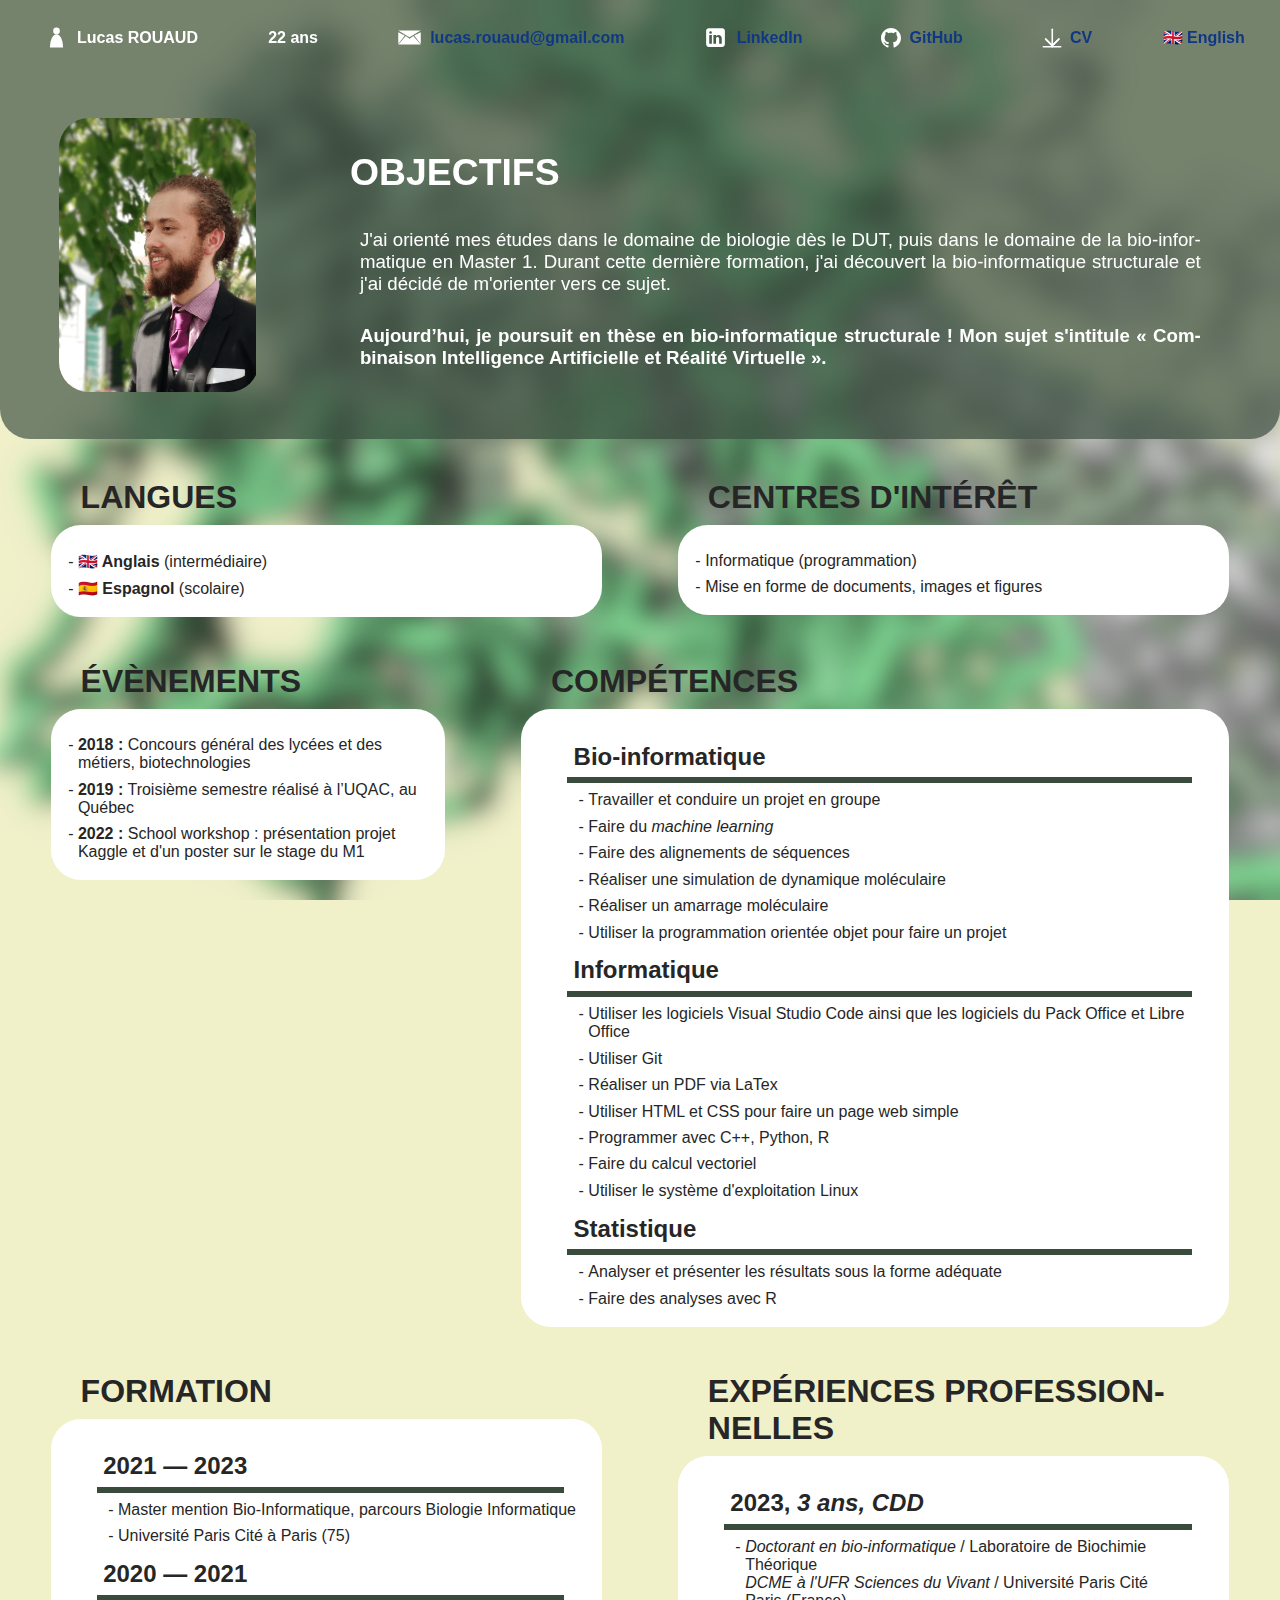
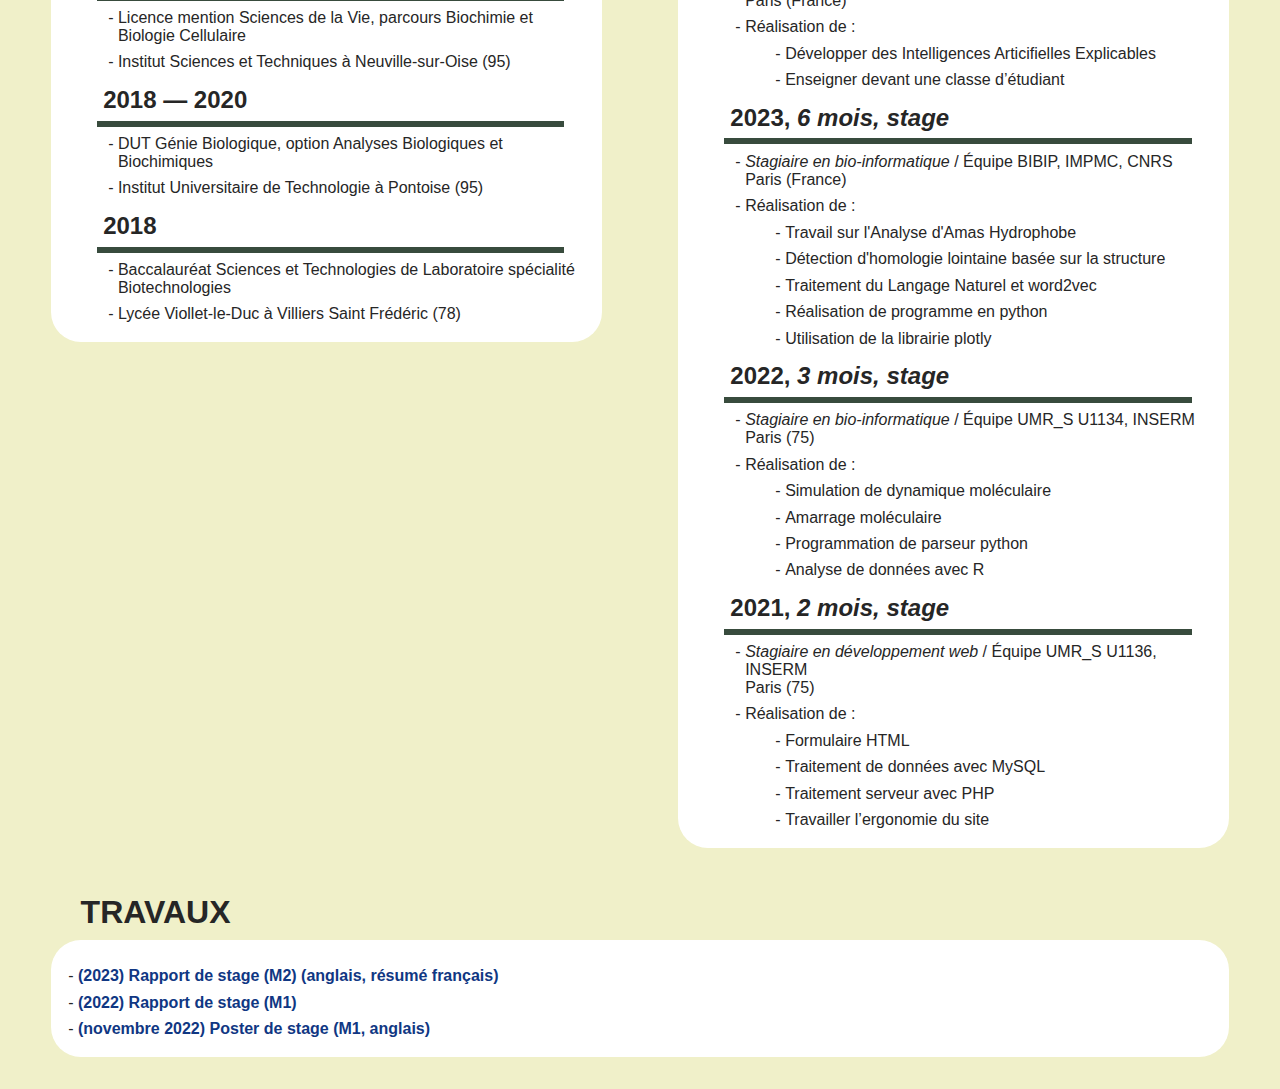
<file: docs/index.html>
<!DOCTYPE html>
<html lang="fr">

<head>
    <meta charset="UTF-8" />
    <meta name="viewport" content="width=device-width, initial-scale=1.0" />

    <link rel="icon" href="PICTURE/favicon.svg" />
    <link rel="stylesheet" href="CSS/style.css">

    <title>CV</title>
</head>

<body>
    <div class="short_present">
        <div class="flex_short_present">
            <p>
                <img src="PICTURE/profil.svg" width="25" height="25" />
                <strong>Lucas ROUAUD</strong>
            </p>
            <p><strong>22 ans</strong></p>
            <p>
                <img src="PICTURE/email.svg" width="25" height="25" />
                <a href="mailto:lucas.rouaud@gmail.com">
                    lucas.rouaud@gmail.com
                </a>
            </p>
            <p>
                <img src="PICTURE/linkedin.svg" width="25" height="25" />
                <a href="https://www.linkedin.com/in/lucas-rouaud" target="_blank">
                    LinkedIn
                </a>
            </p>
            <p>
                <img src="PICTURE/github.svg" width="20" height="20" />
                <a href="https://github.com/FilouPlains" target="_blank">
                    GitHub
                </a>
            </p>
            <p>
                <img src="PICTURE/download.svg" width="20" height="20" />
                <a href="CV/CV.pdf" target="_blank">
                    CV
                </a>
            </p>
            <p>
                <a href="main_en.html">
                    🇬🇧 English
                </a>
            </p>
        </div>

        <div class="intro_flexer">
            <div class="picture">
                <img src="PICTURE/photo_cv.png" id="cv_picture" />
            </div>

            <div class="objective">
                <h1 id="h1_objective">OBJECTIFS</h1>
                <p>
                    J'ai orienté mes études dans le domaine de biologie dès le 
                    DUT, puis dans le domaine de la bio-informatique en Master 
                    1. Durant cette dernière formation, j'ai découvert la 
                    bio-in&shy;for&shy;ma&shy;ti&shy;que structurale et j'ai décidé de m'orienter vers
                    ce sujet.
                </p>
                <p><strong>
                    Aujourd’hui, je poursuit en thèse en bio-informatique
                    structu&shy;ra&shy;le&nbsp;! Mon sujet s'intitule &laquo; 
                    Combinaison Intelligence Artificielle et Réalité Virtuelle &raquo;.
                </strong></p>
            </div>
        </div>
    </div>

    <div class="main">
        <div class="flexer">
            <div class="language">
                <label for="cb_language">
                    <h1>LANGUES</h1>
                </label>
                <input type="checkbox" id="cb_language" name="cb_language"
                    checked />
                <ul id="language" class="card">
                    <li>
                        <strong>🇬🇧 Anglais</strong> (intermédiaire)
                    </li>
                    <li>
                        <strong>🇪🇸 Espagnol</strong> (scolaire)
                    </li>
                </ul>
            </div>

            <div class="cent_interest">
                <label for="cb_cent_interest">
                    <h1>CENTRES D'INTÉRÊT</h1>
                </label>
                <input type="checkbox" id="cb_cent_interest"
                    name="cb_cent_interest" checked />
                <ul id="cent_interest" class="card">
                    <li>Informatique (programmation)</li>
                    <li>Mise en forme de documents, images et figures</li>
                </ul>
            </div>

            <div class="event">
                <label for="cb_event">
                    <h1>ÉVÈNEMENTS</h1>
                </label>
                <input type="checkbox" id="cb_event"
                    name="cb_event" checked />
                <ul id="event" class="card">
                    <li>
                        <strong>2018 :</strong> Concours général des lycées et
                        des métiers, biotechnologies
                    </li>
                    <li>
                        <strong>2019 :</strong> Troisième semestre réalisé à
                        l’UQAC, au Québec
                    </li>
                    <li>
                        <strong>2022 :</strong> School workshop : présentation projet 
                        Kaggle et d'un poster sur le stage du M1
                    </li>
                </ul>
            </div>

            <div class="skills">
                <label for="cb_skills">
                    <h1>COMPÉTENCES</h1>
                </label>
                <input type="checkbox" id="cb_skills" name="cb_skills"
                    checked />
                <ul id="skills" class="card">
                    <li class="list_ttl">
                        <h2>Bio-informatique</h2>
                    </li>
                    <ul>
                        <li>
                            Travailler et conduire un projet en groupe
                        </li>
                        <li>Faire du <em>machine learning</em></li>
                        <li>Faire des alignements de séquences</li>
                        <li>
                            Réaliser une simulation de dynamique moléculaire
                        </li>
                        <li>Réaliser un amarrage moléculaire</li>
                        <li>
                            Utiliser la programmation orientée objet
                            pour faire un projet
                        </li>
                    </ul>
                    <li class="list_ttl">
                        <h2>Informatique</h2>
                    </li>
                    <ul>
                        <li>
                            Utiliser les logiciels Visual Studio Code
                            ainsi que les logiciels du Pack Office et
                            Libre Office
                        </li>
                        <li>Utiliser Git</li>
                        <li>Réaliser un PDF via LaTex</li>
                        <li>
                            Utiliser HTML et CSS pour faire un page web
                            simple
                        </li>
                        <li>Programmer avec C++, Python, R</li>
                        <li>Faire du calcul vectoriel</li>
                        <li>Utiliser le système d'exploitation Linux</li>
                    </ul>
                    <li class="list_ttl">
                        <h2>Statistique</h2>
                    </li>
                    <ul>
                        <li>
                            Analyser et présenter les résultats sous la
                            forme adéquate
                        </li>
                        <li>Faire des analyses avec R</li>
                    </ul>
                </ul>
            </div>

            <div class="training">
                <label for="cb_training">
                    <h1>FORMATION</h1>
                </label>
                <input type="checkbox" id="cb_training" name="cb_training"
                    checked />
                <ul id="training" class="card">
                    <li class="list_ttl">
                        <h2>2021 &mdash; 2023</h2>
                    </li>
                    <ul>
                        <li>
                            Master mention Bio-Informatique, parcours
                            Biologie Informatique
                        </li>
                        <li>Université Paris Cité à Paris (75)</li>
                    </ul>
                    <li class="list_ttl">
                        <h2>2020 &mdash; 2021</h2>
                    </li>
                    <ul>
                        <li>
                            Licence mention Sciences de la Vie, parcours
                            Biochimie et Biologie Cellulaire
                        </li>
                        <li>
                            Institut Sciences et Techniques à
                            Neuville-sur-Oise (95)
                        </li>
                    </ul>
                    <li class="list_ttl">
                        <h2>2018 &mdash; 2020</h2>
                    </li>
                    <ul>
                        <li>
                            DUT Génie Biologique, option Analyses
                            Biologiques et Biochimiques
                        </li>
                        <li>
                            Institut Universitaire de Technologie à
                            Pontoise (95)
                        </li>
                    </ul>
                    <li class="list_ttl">
                        <h2>2018</h2>
                    </li>
                    <ul>
                        <li>
                            Baccalauréat Sciences et Technologies de
                            Laboratoire spécialité Biotechnologies
                        </li>
                        <li>
                            Lycée Viollet-le-Duc à Villiers Saint
                            Frédéric (78)
                        </li>
                    </ul>
                </ul>
            </div>

            <div class="prof_exp">
                <label for="cb_prof_exp">
                    <h1>EXPÉRIENCES PRO&shy;FES&shy;SION&shy;NEL&shy;LES</h1>
                </label>
                <input type="checkbox" id="cb_prof_exp" name="cb_prof_exp"
                    checked />
                <ul id="prof_exp" class="card">
                    <ul class="mid_flexer">
                        <li class="list_ttl">
                            <h2>2023, <em>3 ans, CDD</em></h2>
                        </li>
                        <ul>
                            <li>
                                <em>Doctorant en bio-informatique</em> /
                                Laboratoire de Biochimie Théorique<br />
                                <em>DCME à l'UFR Sciences du Vivant</em> /
                                Université Paris Cité<br />
                                Paris (France)
                            </li>
                            <li>Réalisation de :</li>
                            <ul>
                                <li>Développer des Intelligences Articifielles Explicables</li>
                                <li>Enseigner devant une classe d’étudiant</li>
                            </ul>
                        </ul>
                    </ul>
                    <ul class="mid_flexer">
                        <li class="list_ttl">
                            <h2>2023, <em>6 mois, stage</em></h2>
                        </li>
                        <ul>
                            <li>
                                <em>Stagiaire en bio-informatique</em> /
                                Équipe BIBIP, IMPMC, CNRS<br />Paris (France)
                            </li>
                            <li>Réalisation de :</li>
                            <ul>
                                <li>Travail sur l'Analyse d'Amas Hydrophobe</li>
                                <li>Détection d'homologie lointaine basée sur la structure</li>
                                <li>Traitement du Langage Naturel et word2vec</li>
                                <li>Réalisation de programme en python</li>
                                <li>Utilisation de la librairie plotly</li>
                            </ul>
                        </ul>
                    </ul>
                    <ul class="mid_flexer">
                        <li class="list_ttl">
                            <h2>2022, <em>3 mois, stage</em></h2>
                        </li>
                        <ul>
                            <li>
                                <em>Stagiaire en bio-informatique</em> /
                                Équipe UMR_S U1134, INSERM<br />Paris (75)
                            </li>
                            <li>Réalisation de :</li>
                            <ul>
                                <li>Simulation de dynamique moléculaire</li>
                                <li>Amarrage moléculaire</li>
                                <li>Programmation de parseur python</li>
                                <li>Analyse de données avec R</li>
                            </ul>
                        </ul>
                    </ul>
                    <ul class="mid_flexer">
                        <li class="list_ttl">
                            <h2>2021, <em>2 mois, stage</em></h2>
                        </li>
                        <ul>
                            <li>
                                <em>Stagiaire en développement web</em> /
                                Équipe UMR_S U1136, INSERM<br />Paris (75)
                            </li>
                            <li>Réalisation de :</li>
                            <ul>
                                <li>Formulaire HTML</li>
                                <li>Traitement de données avec MySQL</li>
                                <li>Traitement serveur avec PHP</li>
                                <li>Travailler l’ergonomie du site</li>
                            </ul>
                        </ul>
                    </ul>
                </ul>
            </div>

            <div class="works">
                <label for="cb_works">
                    <h1>TRAVAUX</h1>
                </label>
                <input type="checkbox" id="cb_works" name="cb_works" checked />
                <ul id="works" class="card">
                    <ul class="mid_flexer">
                        <li>
                            <a href="WORK/Report_M2.pdf" target="_blank">
                                (<strong>2023</strong>) Rapport de stage (M2) (anglais, résumé français)
                            </a>
                        </li>
                    </ul>
                    <ul class="mid_flexer">
                        <li>
                            <a href="WORK/Rapport.pdf" target="_blank">
                                (<strong>2022</strong>) Rapport de stage (M1)
                            </a>
                        </li>
                    </ul>
                    <ul class="mid_flexer">
                        <li>
                            <a href="WORK/Poster.pdf" target="_blank">
                                (<strong>novembre 2022</strong>) Poster de stage (M1, anglais)
                            </a>
                        </li>
                    </ul>
                </ul>
            </div>
        </div>
    </div>
</body>

</html>
</file>
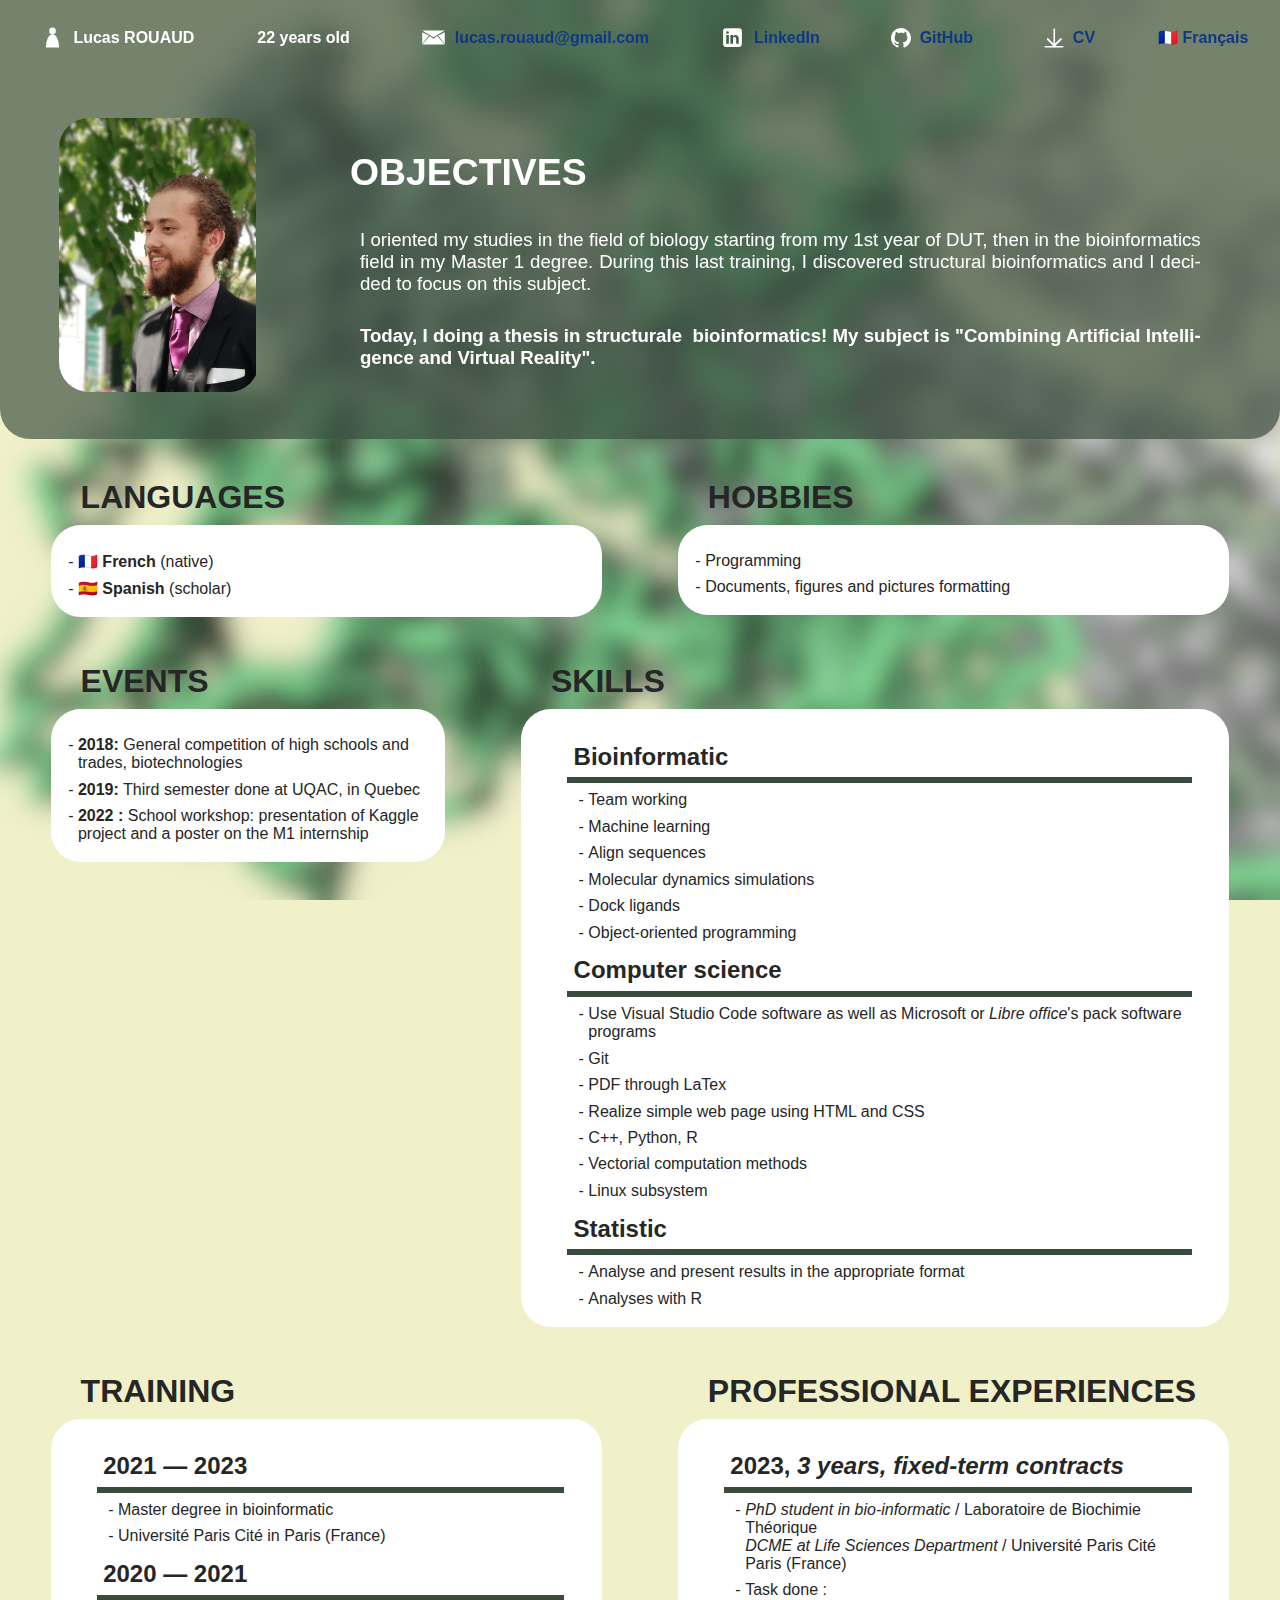
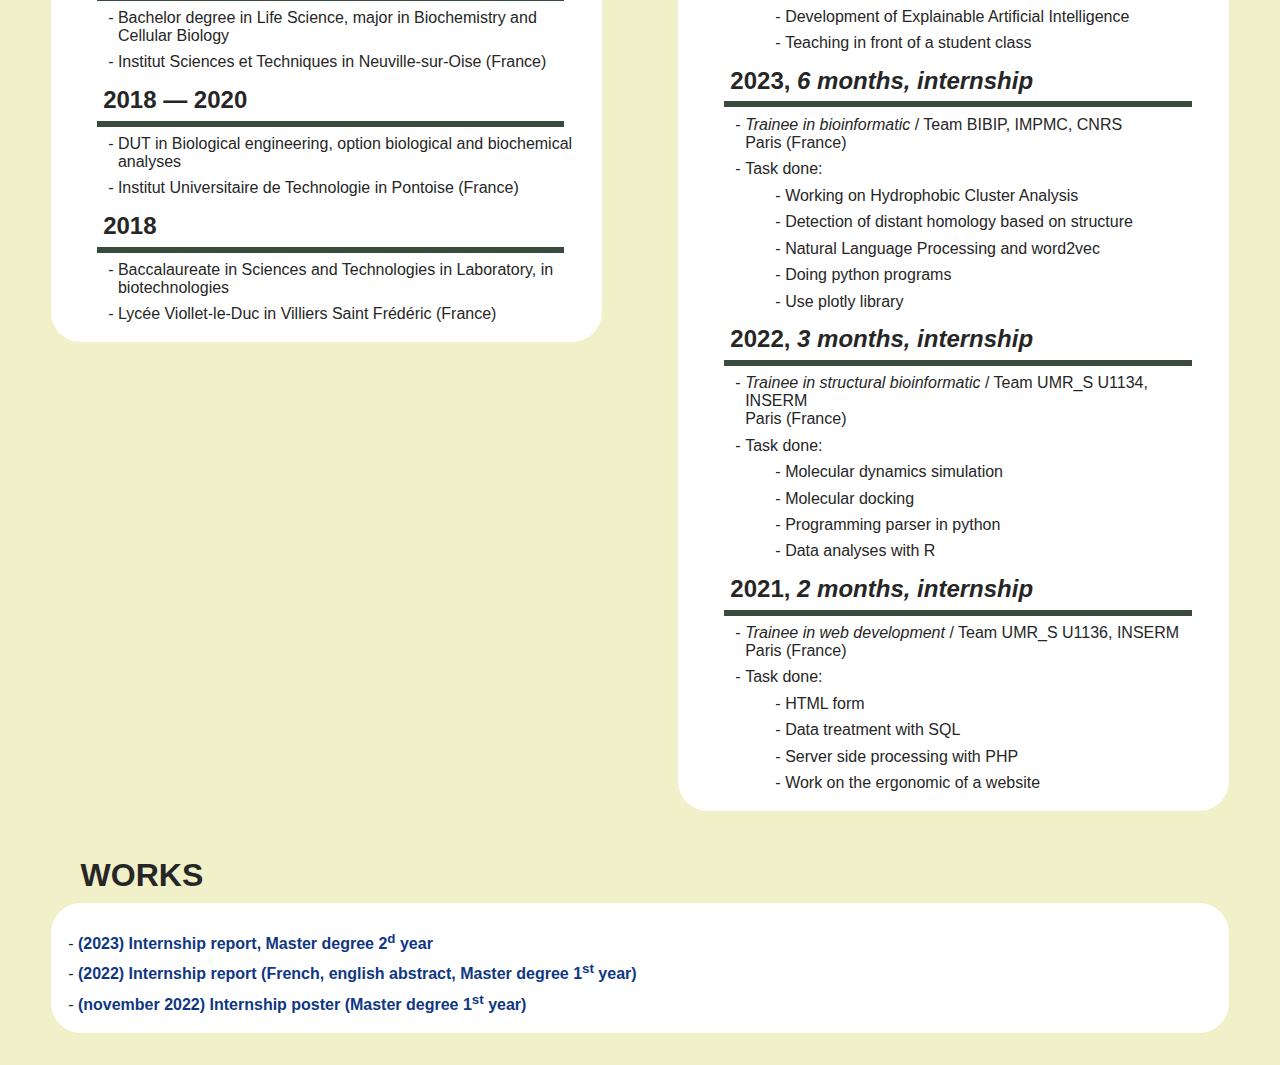
<file: docs/main_en.html>
<!DOCTYPE html>
<html lang="fr">

<head>
    <meta charset="UTF-8" />
    <meta name="viewport" content="width=device-width, initial-scale=1.0" />

    <link rel="icon" href="PICTURE/favicon.svg" />
    <link rel="stylesheet" href="CSS/style.css">

    <title>CV</title>
</head>

<body>
    <div class="short_present">
        <div class="flex_short_present">
            <p>
                <img src="PICTURE/profil.svg" width="25" height="25" />
                <strong>Lucas ROUAUD</strong>
            </p>
            <p><strong>22 years old</strong></p>
            <p>
                <img src="PICTURE/email.svg" width="25" height="25" />
                <a href="mailto:lucas.rouaud@gmail.com">
                    lucas.rouaud@gmail.com
                </a>
            </p>
            <p>
                <img src="PICTURE/linkedin.svg" width="25" height="25" />
                <a href="https://www.linkedin.com/in/lucas-rouaud">
                    LinkedIn
                </a>
            </p>
            <p>
                <img src="PICTURE/github.svg" width="20" height="20" />
                <a href="https://github.com/FilouPlains">
                    GitHub
                </a>
            </p>
            <p>
                <img src="PICTURE/download.svg" width="20" height="20" />
                <a href="CV/CV_EN.pdf">
                    CV
                </a>
            </p>
            <p>
                <a href="index.html">
                    🇫🇷 Français
                </a>
            </p>
        </div>

        <div class="intro_flexer">
            <div class="picture">
                <img src="PICTURE/photo_cv.png" id="cv_picture" />
            </div>

            <div class="objective">
                <h1 id="h1_objective">OBJECTIVES</h1>
                <p>
                    I oriented my studies in the field of biology starting from 
                    my 1st year of DUT, then in the bioinformatics field in my Master 
                    1 degree. During this last training, I discovered structural 
                    bioinformatics and I decided to focus on this subject.
                </p>
                <p><strong>
                    Today, I doing a thesis in structu&shy;ra&shy;le&nbsp; bioinformatics!
                    My subject is "Combining Artificial Intelligence and Virtual
                    Reality".
                </strong></p>
            </div>
        </div>
    </div>

    <div class="main">
        <div class="flexer">
            <div class="language">
                <label for="cb_language">
                    <h1>LANGUAGES</h1>
                </label>
                <input type="checkbox" id="cb_language" name="cb_language"
                    checked />
                <ul class="card" id="language">
                    <li>
                        <strong>🇫🇷 French</strong> (native)
                    </li>
                    <li>
                        <strong>🇪🇸 Spanish</strong> (scholar)
                    </li>
                </ul>
            </div>

            <div class="cent_interest">
                <label for="cb_cent_interest">
                    <h1>HOBBIES</h1>
                </label>
                <input type="checkbox" id="cb_cent_interest"
                    name="cb_cent_interest" checked />
                <ul class="card" id="cent_interest">
                    <li>Programming</li>
                    <li>Documents, figures and pictures formatting</li>
                </ul>
            </div>

            <div class="event">
                <label for="cb_event">
                    <h1>EVENTS</h1>
                </label>
                <input type="checkbox" id="cb_event"
                    name="cb_event" checked />
                <ul id="event" class="card">
                    <li>
                        <strong>2018:</strong> General competition of high
                        schools and trades, biotechnologies
                    </li>
                    <li>
                        <strong>2019:</strong> Third semester done at UQAC, in
                        Quebec
                    </li>
                    <li>
                        <strong>2022 :</strong> School workshop: presentation of 
                        Kaggle project and a poster on the M1 internship
                    </li>
                </ul>
            </div>

            <div class="skills">
                <label for="cb_skills">
                    <h1>SKILLS</h1>
                </label>
                <input type="checkbox" id="cb_skills" name="cb_skills"
                    checked />
                <ul class="card" id="skills">
                    <li class="list_ttl">
                        <h2>Bioinformatic</h2>
                    </li>
                    <ul>
                        <li>
                            Team working
                        </li>
                        <li>Machine learning</li>
                        <li>Align sequences</li>
                        <li>Molecular dynamics simulations</li>
                        <li>Dock ligands</li>
                        <li>Object-oriented programming</li>
                    </ul>
                    <li class="list_ttl">
                        <h2>Computer science</h2>
                    </li>
                    <ul>
                        <li>
                            Use Visual Studio Code software as well as Microsoft
                            or <em>Libre office</em>'s pack software programs
                        </li>
                        <li>Git</li>
                        <li>PDF through LaTex</li>
                        <li>Realize simple web page using HTML and CSS</li>
                        <li>C++, Python, R</li>
                        <li>Vectorial computation methods</li>
                        <li>Linux subsystem</li>
                    </ul>
                    <li class="list_ttl">
                        <h2>Statistic</h2>
                    </li>
                    <ul>
                        <li>Analyse and present results in the appropriate
                             format</li>
                        <li>Analyses with R</li>
                    </ul>
                </ul>
            </div>

            <div class="training">
                <label for="cb_training">
                    <h1>TRAINING</h1>
                </label>
                <input type="checkbox" id="cb_training" name="cb_training"
                    checked />
                <ul class="card" id="training">
                    <li class="list_ttl">
                        <h2>2021 &mdash; 2023</h2>
                    </li>
                    <ul>
                        <li>
                            Master degree in bioinformatic
                        </li>
                        <li>Université Paris Cité in Paris (France)</li>
                    </ul>
                    <li class="list_ttl">
                        <h2>2020 &mdash; 2021</h2>
                    </li>
                    <ul>
                        <li>
                            Bachelor degree in Life Science, major in
                            Biochemistry and Cellular Biology
                        </li>
                        <li>
                            Institut Sciences et Techniques in
                            Neuville-sur-Oise (France)
                        </li>
                    </ul>
                    <li class="list_ttl">
                        <h2>2018 &mdash; 2020</h2>
                    </li>
                    <ul>
                        <li>
                            DUT in Biological engineering, option biological and
                            biochemical analyses
                        </li>
                        <li>
                            Institut Universitaire de Technologie in
                            Pontoise (France)
                        </li>
                    </ul>
                    <li class="list_ttl">
                        <h2>2018</h2>
                    </li>
                    <ul>
                        <li>
                            Baccalaureate in Sciences and Technologies in Laboratory,
                            in biotechnologies
                        </li>
                        <li>
                            Lycée Viollet-le-Duc in Villiers Saint
                            Frédéric (France)
                        </li>
                    </ul>
                </ul>
            </div>

            <div class="prof_exp">
                <label for="cb_prof_exp">
                    <h1>PROFES&shy;SIONAL EXPERIENCES</h1>
                </label>
                <input type="checkbox" id="cb_prof_exp" name="cb_prof_exp"
                    checked />
                <ul class="card" id="prof_exp">
                    <ul class="mid_flexer">
                        <li class="list_ttl">
                            <h2>2023, <em>3 years, fixed-term contracts</em></h2>
                        </li>
                        <ul>
                            <li>
                                <em>PhD student in bio-informatic</em> /
                                Laboratoire de Biochimie Théorique<br />
                                <em>DCME at Life Sciences Department</em> /
                                Université Paris Cité<br />
                                Paris (France)
                            </li>
                            <li>Task done :</li>
                            <ul>
                                <li>Development of Explainable Artificial Intelligence</li>
                                <li>Teaching in front of a student class</li>
                            </ul>
                        </ul>
                    </ul>
                    <ul class="mid_flexer">
                        <li class="list_ttl">
                            <h2>2023, <em>6 months, internship</em></h2>
                        </li>
                        <ul>
                            <li>
                                <em>Trainee in bioinformatic</em> /
                                Team BIBIP, IMPMC, CNRS<br />Paris (France)
                            </li>
                            <li>Task done:</li>
                            <ul>
                                <li>Working on Hydrophobic Cluster Analysis</li>
                                <li>Detection of distant homology based on structure</li>
                                <li>Natural Language Processing and word2vec</li>
                                <li>Doing python programs</li>
                                <li>Use plotly library</li>
                            </ul>
                        </ul>
                    </ul>
                    <ul class="mid_flexer">
                        <li class="list_ttl">
                            <h2>2022, <em>3 months, internship</em></h2>
                        </li>
                        <ul>
                            <li>
                                <em>Trainee in structural bioinformatic</em> /
                                Team UMR_S U1134, INSERM<br />Paris (France)
                            </li>
                            <li>Task done:</li>
                            <ul>
                                <li>Molecular dynamics simulation</li>
                                <li>Molecular docking</li>
                                <li>Programming parser in python</li>
                                <li>Data analyses with R</li>
                            </ul>
                        </ul>
                    </ul>
                    <ul class="mid_flexer">
                        <li class="list_ttl">
                            <h2>2021, <em>2 months, internship</em></h2>
                        </li>
                        <ul>
                            <li>
                                <em>Trainee in web development</em> /
                                Team UMR_S U1136, INSERM<br />Paris (France)
                            </li>
                            <li>Task done:</li>
                            <ul>
                                <li>HTML form</li>
                                <li>Data treatment with SQL</li>
                                <li>Server side processing with PHP</li>
                                <li>Work on the ergonomic of a website</li>
                            </ul>
                        </ul>
                    </ul>
                </ul>
            </div>

            <div class="works">
                <label for="cb_works">
                    <h1>WORKS</h1>
                </label>
                <input type="checkbox" id="cb_works" name="cb_works" checked />
                <ul class="card" id="works">
                    <ul class="mid_flexer">
                        <li>
                            <a href="WORK/Report_M2.pdf" target="_blank">
                                (<strong>2023</strong>) Internship report, Master degree 2<sup>d</sup> year
                            </a>
                        </li>
                        <li>
                            <a href="WORK/Rapport.pdf" target="_blank">
                                (<strong>2022</strong>) Internship report (French, english abstract,
                                Master degree 1<sup>st</sup> year)
                            </a>
                        </li>
                    </ul>
                    <ul class="mid_flexer">
                        <li>
                            <a href="WORK/Poster.pdf" target="_blank">
                                (<strong>november 2022</strong>) Internship poster (Master degree 1<sup>st</sup> year)
                            </a>
                        </li>
                    </ul>
                </ul>
            </div>
        </div>
    </div>
</body>

</html>
</file>
<file: docs/CSS/style.css>
:root {
    --main_bg: #F0F0C9;
    --first_layer: #262626;
    --second_layer: #384b3d;
    --short_bg: #384b3dAA;
    --link: #103783;
    --active_link: #9BAFD9;
    --min_width: 10cm;
    --border_radius: 30px;
}

img#cv_picture {
    width: 200px;
    margin: 1ex;
    border-radius: var(--border_radius);
}

body {
    font-family: "Segoe UI Light", "Segoe UI", sans-serif;
    background-color: var(--main_bg);
    /* vertical | horizontal */
    padding: 0;
    font-size: 12pt;
    margin: 0;
    color: var(--first_layer);
    background-image: url("../PICTURE/6VXX_BLUR.png");
    background-position: center;
    background-size: cover;
    background-attachment: fixed;
    background-repeat: no-repeat;
}

body div.short_present div.flex_short_present {
    display: flex;
    flex-wrap: wrap;
    width: 100%;
}

body div.short_present p {
    display: flex;
    align-items: center;
    flex-direction: row;
    /* top/bottom left/right */
    margin: 1ex auto;
    /* top/bottom left/right */
    padding: 1ex;
    color: #FFF;
}

body div.short_present p img {
    margin: 1ex;
}

body div.short_present {
    width: 100%;
    background-color: var(--short_bg);
    text-align: center;
    backdrop-filter: blur(10px);
    -webkit-backdrop-filter: blur(10px);
    border-bottom-left-radius: var(--border_radius);
    border-bottom-right-radius: var(--border_radius);
}

body li {
    list-style: "- " outside;
    margin-top: 1ex;
    margin-left: 1ex;
}

body ul:not(.skip)>li.list_ttl {
    list-style: none;
}

div.main>div,
div.intro_flexer {
    padding: min(1cm, 1vw);
}

div.objective {
    color: #FFF;
    /* top/bottom left/right */
    margin: 0.5cm 1cm;
    padding: 0.5cm;
    text-align: justify;
    word-wrap: break-word;
    hyphens: auto;
    -webkit-hyphens: auto;
    font-size: 14pt;
}

h1,
h2,
h3,
h4,
h5,
h6,
strong,
a {
    font-family: "Segoe UI", "Segoe UI Light", sans-serif;
    ;
    font-weight: bolder;
}

h1:not(#h1_objective) {
    color: var(--first_layer);
    padding: 0.5ex;
    /* top/bottom left/right */
    margin: 0;
    hyphens: auto;
    -webkit-hyphens: auto;
    padding-left: 30px;
}

h2,
h3,
h4,
h5,
h6 {
    color: var(--first_layer);
    padding: 0.5ex;
    border-bottom: var(--second_layer) solid 5pt;
    /* top/bottom left/right */
    margin: 0 0.5cm;
}

div.intro_flexer {
    display: flex;
    flex-wrap: wrap;
    align-items: center;
}

div.picture {
    margin-left: 1cm;
    margin-right: 1cm;
    width: 200px;
    text-align: center;
    flex-grow: 1;
}

div.intro_flexer div.objective {
    width: calc(100% - 210px - 5cm);
    min-width: var(--min_width);
    flex-grow: 1;
}

div.flexer {
    display: flex;
    flex-wrap: wrap;
}

div.flexer>div {
    width: 30%;
    min-width: var(--min_width);
    /* top/bottom left/right */
    margin: 0.5cm 1cm;
    flex-grow: 1;
}

div.flexer>div.works,
div.flexer>div.language,
div.flexer>div.cent_interest,
div.flexer>div.event {
    width: 5%;
}

ul.card {
    background-color: #FFF;
    padding: 0.5cm;
    /* top/bottom left/right */
    margin: 0;
    border-radius: var(--border_radius);
    backdrop-filter: blur(10px);
    -webkit-backdrop-filter: blur(10px);
}

div.flexer_intern {
    display: flex;
    flex-wrap: wrap;
}

div.flexer_intern ul {
    flex-grow: 1;
}

a {
    color: var(--link);
    text-decoration: none;
}

a:hover {
    text-decoration: underline 1pt;
}

a:active {
    color: var(--active_link);
}

a:active {
    color: var(--active_link);
}

a:visited {
    color: var(--active_link);
    font-family: "Segoe UI Light", "Segoe UI", sans-serif;
    font-weight: lighter;
}

ul#prof_exp {
    display: flex;
    flex-wrap: wrap;
}

ul#prof_exp>ul.mid_flexer,
ul#works>ul.mid_flexer {
    margin: 0;
    padding: 0;
    flex-grow: 1;
}

#cb_language,
#cb_cent_interest,
#cb_skills,
#cb_training,
#cb_prof_exp,
#cb_works,
#cb_event {
    display: none;
}

@keyframes showing {
    0% {
        height: 0px;
        padding: 0;
    }

    20% {
        opacity: 0;
    }

    100% {
        padding: 0.5cm;
        padding-top: calc(0.5cm + 30px);
        opacity: 1;
        height: auto;
    }
}

@keyframes hidding {
    0% {
        height: auto;
        opacity: 1;
        padding: 0.5cm;
    }

    80% {
        opacity: 0;
    }

    100% {
        height: 0px;
        padding: 0;
    }
}

div {
    overflow: hidden;
}

@media (max-width: 500px) {
    :root {
        --min_width: 5cm;
    }

    body div.short_present {
        /* top/bottom left/right */
        padding: 0.5cm 0;
    }

    body div.short_present p {
        margin: 0 auto;
    }

    #cb_language:checked+#language,
    #cb_cent_interest:checked+#cent_interest,
    #cb_skills:checked+#skills,
    #cb_training:checked+#training,
    #cb_prof_exp:checked+#prof_exp,
    #cb_works:checked+#works,
    #cb_event:checked+#event {
        height: 0px;
        padding: 0;
        animation-name: hidding;
        animation-duration: 2s;
    }

    #cb_language:not(:checked)+#language,
    #cb_cent_interest:not(:checked)+#cent_interest,
    #cb_skills:not(:checked)+#skills,
    #cb_training:not(:checked)+#training,
    #cb_prof_exp:not(:checked)+#prof_exp,
    #cb_works:not(:checked)+#works,
    #cb_event:not(:checked)+#event {
        animation-name: showing;
        animation-duration: 2s;
        padding-top: calc(0.5cm + 30px);
        position: relative;
        top: -30px;
        z-index: 0;
        border-top-right-radius: 0;
        border-top-left-radius: 0;
        position: relative;
    }

    body div.short_present div.flex_short_present {
        flex-direction: column;
    }

    h1:not(#h1_objective) {
        position: relative;
        color: white;
        background-color: var(--first_layer);
        border-radius: var(--border_radius);
        z-index: 1;
    }
}

li:not(li.list_ttl) {
    animation-duration: 3s;
    animation-name: slide_in_li;
}

h2 {
    animation-duration: 1s;
    animation-name: slide_in_h2;
}

@keyframes slide_in_li {
    from {
        margin-left: 100%;
        width: 100%;
    }

    to {
        margin-left: 1ex;
        width: 100%;
    }
}

@keyframes slide_in_h2 {
    from {
        margin-left: 100%;
        width: 100%;
    }

    to {
        margin-left: 1ex;
        width: auto;
    }
}
</file>
